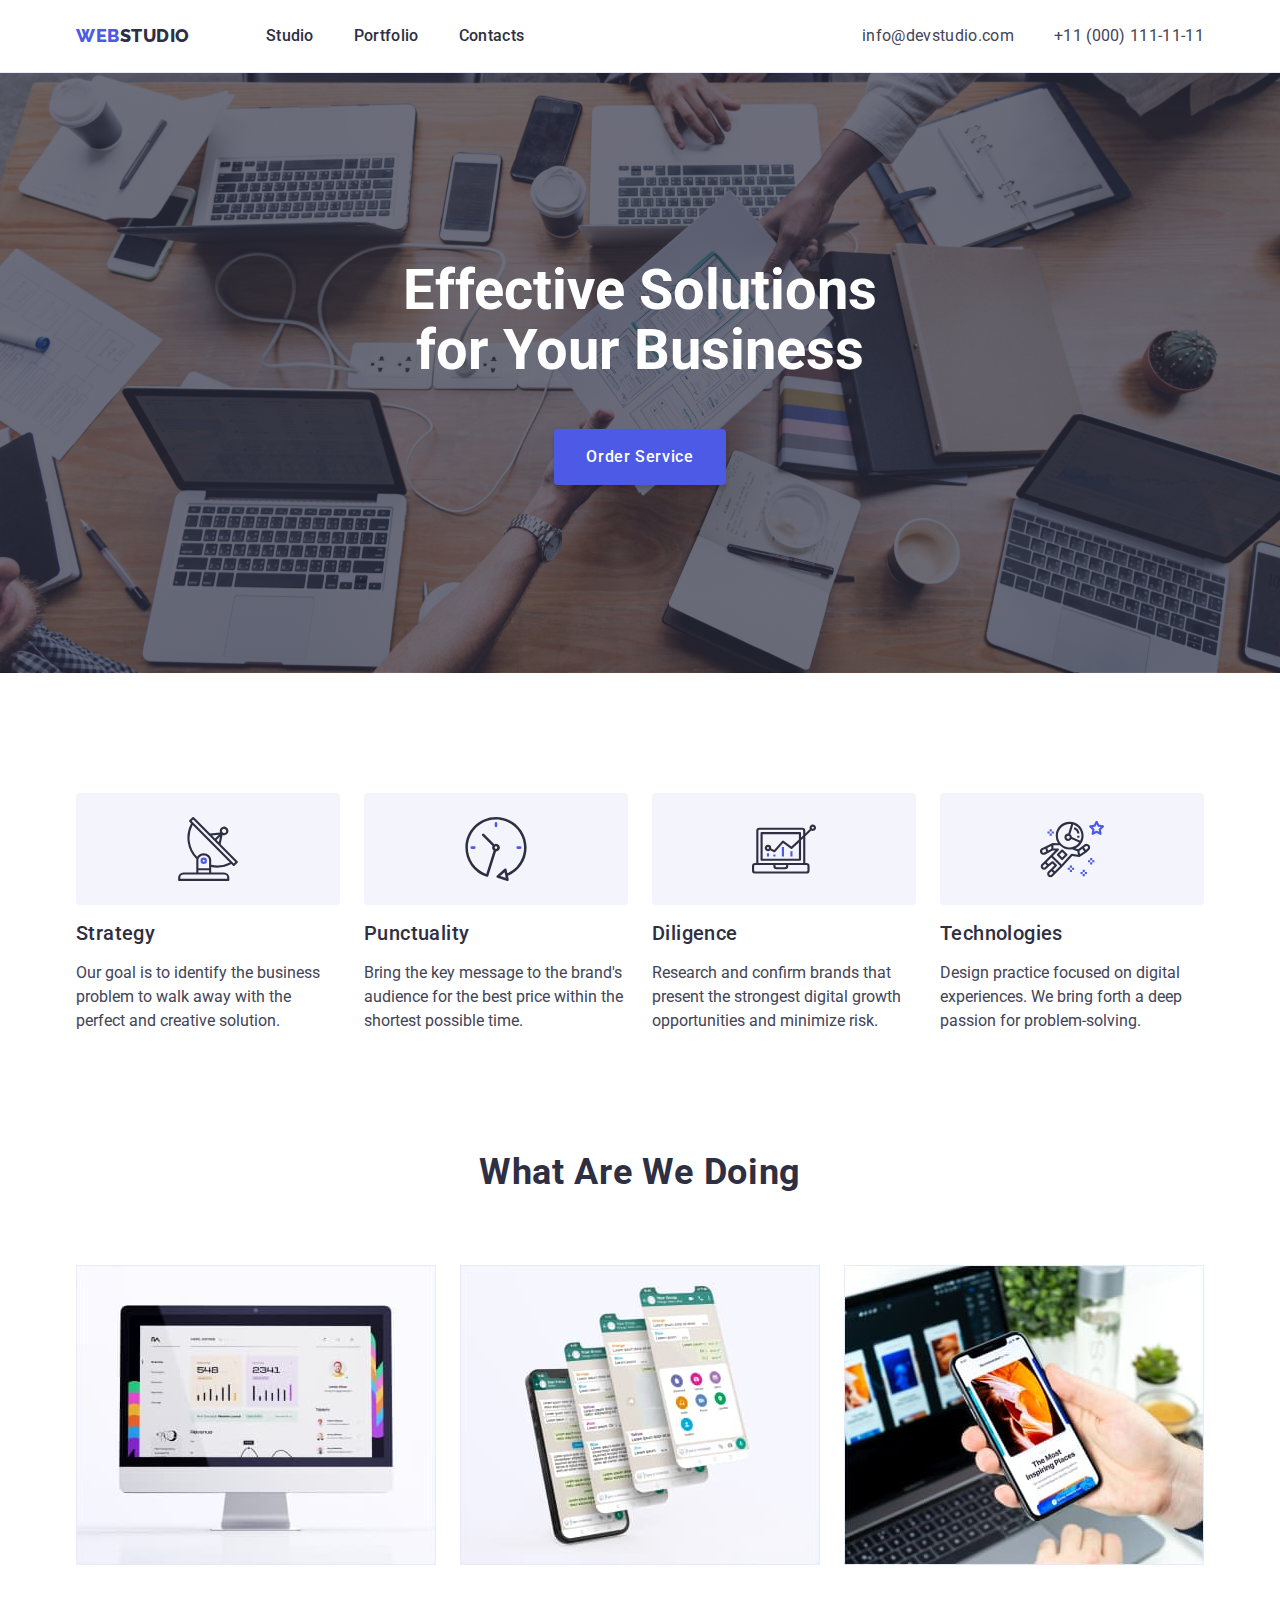
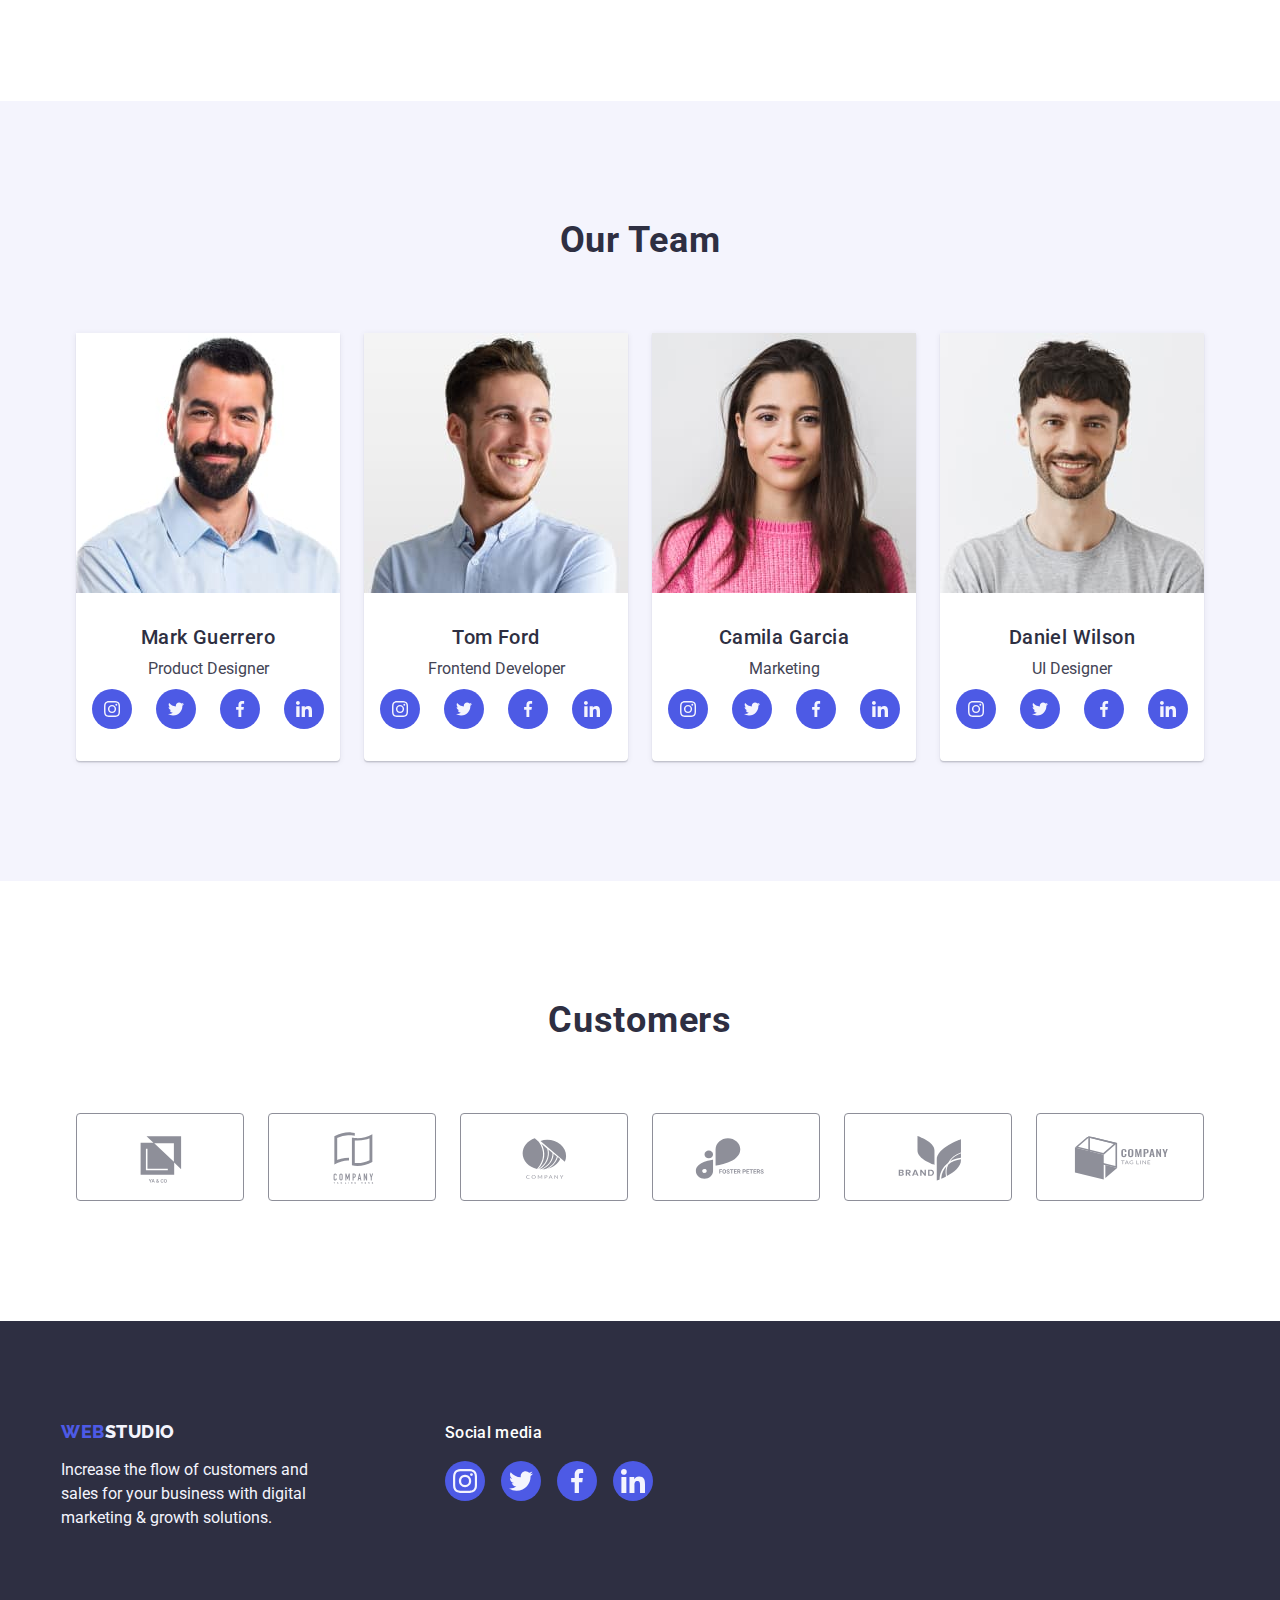
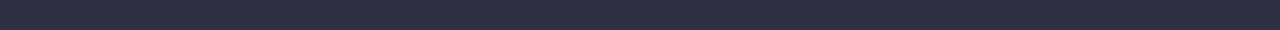
<file: index.html>
<!DOCTYPE html>
<html lang="en">
<head>
    <meta charset="UTF-8">
    <meta name="viewport" content="width=device-width, initial-scale=1.0">
    <title>WebStudio</title>
    <link rel="stylesheet" href="https://cdnjs.cloudflare.com/ajax/libs/modern-normalize/2.0.0/modern-normalize.min.css">
    <link rel="stylesheet" href="./css/styles.css">
    <link rel="preconnect" href="https://fonts.googleapis.com">
    <link rel="preconnect" href="https://fonts.gstatic.com" crossorigin>
    <link href="https://fonts.googleapis.com/css2?family=Raleway:wght@800&family=Roboto:wght@400;500;700;900&display=swap" rel="stylesheet">
</head>
<body>
    <header class="header">
        <div class="container header-flex">
        <nav class="header-nav">
            <a href="./index.html" class="logo link">Web<span class="logo-span">Studio</span></a>
                <ul class="header-list list">
                <li><a class="header-list-nav link" href="./index.html">Studio</a></li>
                <li><a class="header-list-nav link" href="./portfolio.html">Portfolio</a></li>
                <li><a class="header-list-nav link" href="">Contacts</a></li>
            </ul>
        </nav>
        <address class="address">
            <ul class="address-main list">
                <li><a class="address-list link" href="mailto:info@devstudio.com">info@devstudio.com</a></li>
                <li><a class="address-list link" href="tel:+110001111111"> +11 (000) 111-11-11</a></li>
            </ul>
        </address>
    </div>
    </header>
    <main>
        <section class="first-section">
            <div class="container">
            <h1 class="first-section-text" >Effective Solutions for Your Business</h1>
            <button class="first-section-button" type="button">Order Service</button>
        </div>
        </section>
        <section class="section">
            <div class="container">
            <h2 class="visually-hidden">values</h2>
            <ul class="list value-list">
                <li class="value-list-nav">
                    <div class="value-list-icon">
                        <svg width="64" height="64">
                            <use href="./images/icons.svg#icon-antenna"></use>
                        </svg>
                    </div>
                    <h3 class="names">Strategy</h3>
                    <p class="text">
                        Our goal is to identify the business problem to walk away with the perfect and creative solution.
                    </p>
                </li>
                <li class="value-list-nav">
                    <div class="value-list-icon">
                        <svg width="64" height="64">
                            <use href="./images/icons.svg#icon-clock"></use>
                        </svg>
                    </div>
                    <h3 class="names">Punctuality</h3>
                    <p class="text">
                        Bring the key message to the brand's audience for the best price within the shortest possible time.
                    </p>
                </li>
                <li class="value-list-nav">
                    <div class="value-list-icon">
                        <svg width="64" height="64">
                            <use href="./images/icons.svg#icon-diagram"></use>
                        </svg>
                    </div>
                    <h3 class="names">Diligence</h3>
                    <p class="text">
                        Research and confirm brands that present the strongest digital growth opportunities and minimize risk.
                    </p>
                </li>
                <li class="value-list-nav">
                    <div class="value-list-icon">
                        <svg width="64" height="64">
                            <use href="./images/icons.svg#icon-astronaut"></use>
                        </svg>
                    </div>
                    <h3 class="names">Technologies</h3>
                    <p class="text">
                        Design practice focused on digital experiences. We bring forth a deep passion for problem-solving.
                    </p>
                </li>
            </ul>
        </div>
        </section>
        <section class="section section-three">
            <div class="container">
            <h2 class="section-rubric">What are we doing</h2>
            <ul class="list pics-list">
                <li class="pisc-list-nav"><img src="./images/imac.jpg" alt="image of imac" width="360" height="300"></li>
                <li class="pisc-list-nav"><img src="./images/application.jpg" alt="image of application on a phone" width="360" height="300"></li>
                <li class="pisc-list-nav"><img src="./images/phone.jpg" alt="image of a iphone and latop" width="360" height="300"></li>
            </ul>
        </div>
    </section>
        <section class="section section-four">
            <div class="container">
            <h2 class="team-rubric">Our Team</h2>
            <ul class="list team-list">
                <li class="team-members">
                    <img src="./images/mark.jpg" alt="portrait of Mark Guerrero" width="264" height="260">
                    <div class="team-text-wrap">
                    <h3 class="names">Mark Guerrero</h3>
                    <p class="text">Product Designer</p>
                    <ul class="social-media-icons-list list">
                        <li class="icon-list">
                            <a class="social-media-link" href="">
                                <svg class="icon" width="16" height="16">
                                    <use href="./images/icons.svg#icon-instagram"></use>
                                </svg>
                            </a>
                        </li>
                        <li class="icon-list">
                            <a class="social-media-link" href="">
                                <svg class="icon" width="16" height="16">
                                    <use href="./images/icons.svg#icon-twitter"></use>
                                </svg>
                            </a>
                        </li>
                        <li class="icon-list">
                            <a class="social-media-link" href="">
                                <svg class="icon" width="16" height="16">
                                    <use href="./images/icons.svg#icon-facebook"></use>
                                </svg>
                            </a>
                        </li>
                        <li class="icon-list">
                            <a class="social-media-link" href="">
                                <svg class="icon" width="16" height="16">
                                    <use href="./images/icons.svg#icon-linkedin"></use>
                                </svg>
                            </a>
                        </li>
                    </ul>
                </div>
            </li>
            <li class="team-members">
                <img src="./images/tom.jpg" alt="portrait of Tom Ford" width="264" height="260">
                <div class="team-text-wrap">
                    <h3 class="names">Tom Ford</h3>
                    <p class="text">Frontend Developer</p>
                    <ul class="social-media-icons-list list">
                        <li class="icon-list">
                            <a class="social-media-link" href="">
                                <svg class="icon" width="16" height="16">
                                    <use href="./images/icons.svg#icon-instagram"></use>
                                </svg>
                            </a>
                        </li>
                        <li class="icon-list">
                            <a class="social-media-link" href="">
                                <svg class="icon" width="16" height="16">
                                    <use href="./images/icons.svg#icon-twitter"></use>
                                </svg>
                            </a>
                        </li>
                        <li class="icon-list">
                            <a class="social-media-link" href="">
                                <svg class="icon" width="16" height="16">
                                    <use href="./images/icons.svg#icon-facebook"></use>
                                </svg>
                            </a>
                        </li>
                        <li class="icon-list">
                            <a class="social-media-link" href="">
                                <svg class="icon" width="16" height="16">
                                    <use href="./images/icons.svg#icon-linkedin"></use>
                                </svg>
                            </a>
                        </li>
                    </ul>
                </div>
            </li>
            <li class="team-members">
                <img src="./images/camilla.jpg" alt="portrait of Camila Garcia" width="264" height="260">
                <div class="team-text-wrap">
                <h3 class="names">Camila Garcia</h3>
                <p class="text">Marketing</p>
                <ul class="social-media-icons-list list">
                    <li class="icon-list">
                        <a class="social-media-link" href="">
                            <svg class="icon" width="16" height="16">
                                <use href="./images/icons.svg#icon-instagram"></use>
                            </svg>
                        </a>
                    </li>
                    <li class="icon-list">
                        <a class="social-media-link" href="">
                            <svg class="icon" width="16" height="16">
                                <use href="./images/icons.svg#icon-twitter"></use>
                            </svg>
                        </a>
                    </li>
                    <li class="icon-list">
                        <a class="social-media-link" href="">
                            <svg class="icon" width="16" height="16">
                                <use href="./images/icons.svg#icon-facebook"></use>
                            </svg>
                        </a>
                    </li>
                    <li class="icon-list">
                        <a class="social-media-link" href="">
                            <svg class="icon" width="16" height="16">
                                <use href="./images/icons.svg#icon-linkedin"></use>
                            </svg>
                        </a>
                    </li>
                </ul>
            </div>
        </li>
            <li class="team-members">
                <img src="./images/daniel.jpg" alt="portrait of Daniel Wilson" width="264" height="260">
                <div class="team-text-wrap">
                <h3 class="names">Daniel Wilson</h3>
                <p class="text">UI Designer</p> 
                <ul class="social-media-icons-list list">
                    <li class="icon-list">
                        <a class="social-media-link" href="">
                            <svg class="icon" width="16" height="16">
                                <use href="./images/icons.svg#icon-instagram"></use>
                            </svg>
                        </a>
                    </li>
                    <li class="icon-list">
                        <a class="social-media-link" href="">
                            <svg class="icon" width="16" height="16">
                                <use href="./images/icons.svg#icon-twitter"></use>
                            </svg>
                        </a>
                    </li>
                    <li class="icon-list">
                        <a class="social-media-link" href="">
                            <svg class="icon" width="16" height="16">
                                <use href="./images/icons.svg#icon-facebook"></use>
                            </svg>
                        </a>
                    </li>
                    <li class="icon-list">
                        <a class="social-media-link" href="">
                            <svg class="icon" width="16" height="16">
                                <use href="./images/icons.svg#icon-linkedin"></use>
                            </svg>
                        </a>
                    </li>
                </ul> 
            </div>
            </li>
            </ul>
            </div>
        </section>
        <section class="customer-section section">
            <div class="container">
            <h2 class="section-rubric">Customers</h2>
            <ul class="customer-list list">
                <li class="customer-list-nav">
                    <a class="customer-icons" href="">
                    <svg class="icons-nav" width="104" height="56">
                        <use href="./images/icons.svg#icon-logo"></use>
                    </svg>
                </a>
                </li>
                <li class="customer-list-nav">
                    <a class="customer-icons" href="">
                    <svg class="icons-nav" width="104" height="56">
                        <use href="./images/icons.svg#icon-logotwo"></use>
                    </svg>
                </a>
                </li>
                <li class="customer-list-nav">
                    <a class="customer-icons" href="">
                    <svg class="icons-nav" width="104" height="56">
                        <use href="./images/icons.svg#icon-logothree"></use>
                    </svg>
                </a>
                </li>
                <li class="customer-list-nav">
                    <a class="customer-icons" href="">
                    <svg class="icons-nav" width="104" height="56">
                        <use href="./images/icons.svg#icon-logofour"></use>
                    </svg>
                </a>
                </li>
                <li class="customer-list-nav">
                    <a class="customer-icons" href="">
                    <svg class="icons-nav" width="104" height="56">
                        <use href="./images/icons.svg#icon-logofive"></use>
                    </svg>
                </a>
                </li>
                <li class="customer-list-nav">
                    <a class="customer-icons" href="">
                    <svg class="icons-nav" width="104" height="56">
                        <use href="./images/icons.svg#icon-logosix"></use>
                    </svg>
                </a>
                </li>
            </ul>
            </div>
        </section>
    </main>
    <footer class="footer">
        <div class="container footer-main-div">
            <div class="footer-div">
        <a href="./index.html" class="logo-web link">Web<span class="logo-footer">Studio</span></a>
        <p class="footer-text">Increase the flow of customers and sales for your business with digital marketing & growth solutions.</p>
    </div>
    <div class="social-div-footer">
        <p class="footer-rubric">Social media</p>
        <ul class="social-media-footer list">
            <li class="icon-list">
                <a class="social-media-link" href="">
        <svg class="icon" width="24" height="24">
            <use href="./images/icons.svg#icon-instagram"></use>
        </svg>
    </a>
    </li>
    <li class="icon-list">
        <a class="social-media-link" href="">
        <svg class="icon" width="24" height="24">
            <use href="./images/icons.svg#icon-twitter"></use>
        </svg>
    </a>
    </li>
    <li class="icon-list">
        <a class="social-media-link" href="">
        <svg class="icon" width="24" height="24">
            <use href="./images/icons.svg#icon-facebook"></use>
        </svg>
    </a>
    </li>
    <li class="icon-list">
        <a class="social-media-link" href="">
        <svg class="icon" width="24" height="24">
            <use href="./images/icons.svg#icon-linkedin"></use>
        </svg>
    </a>
    </li>
    </ul>
    </div>
</div>
    </footer>
</body>
</html>
</file>
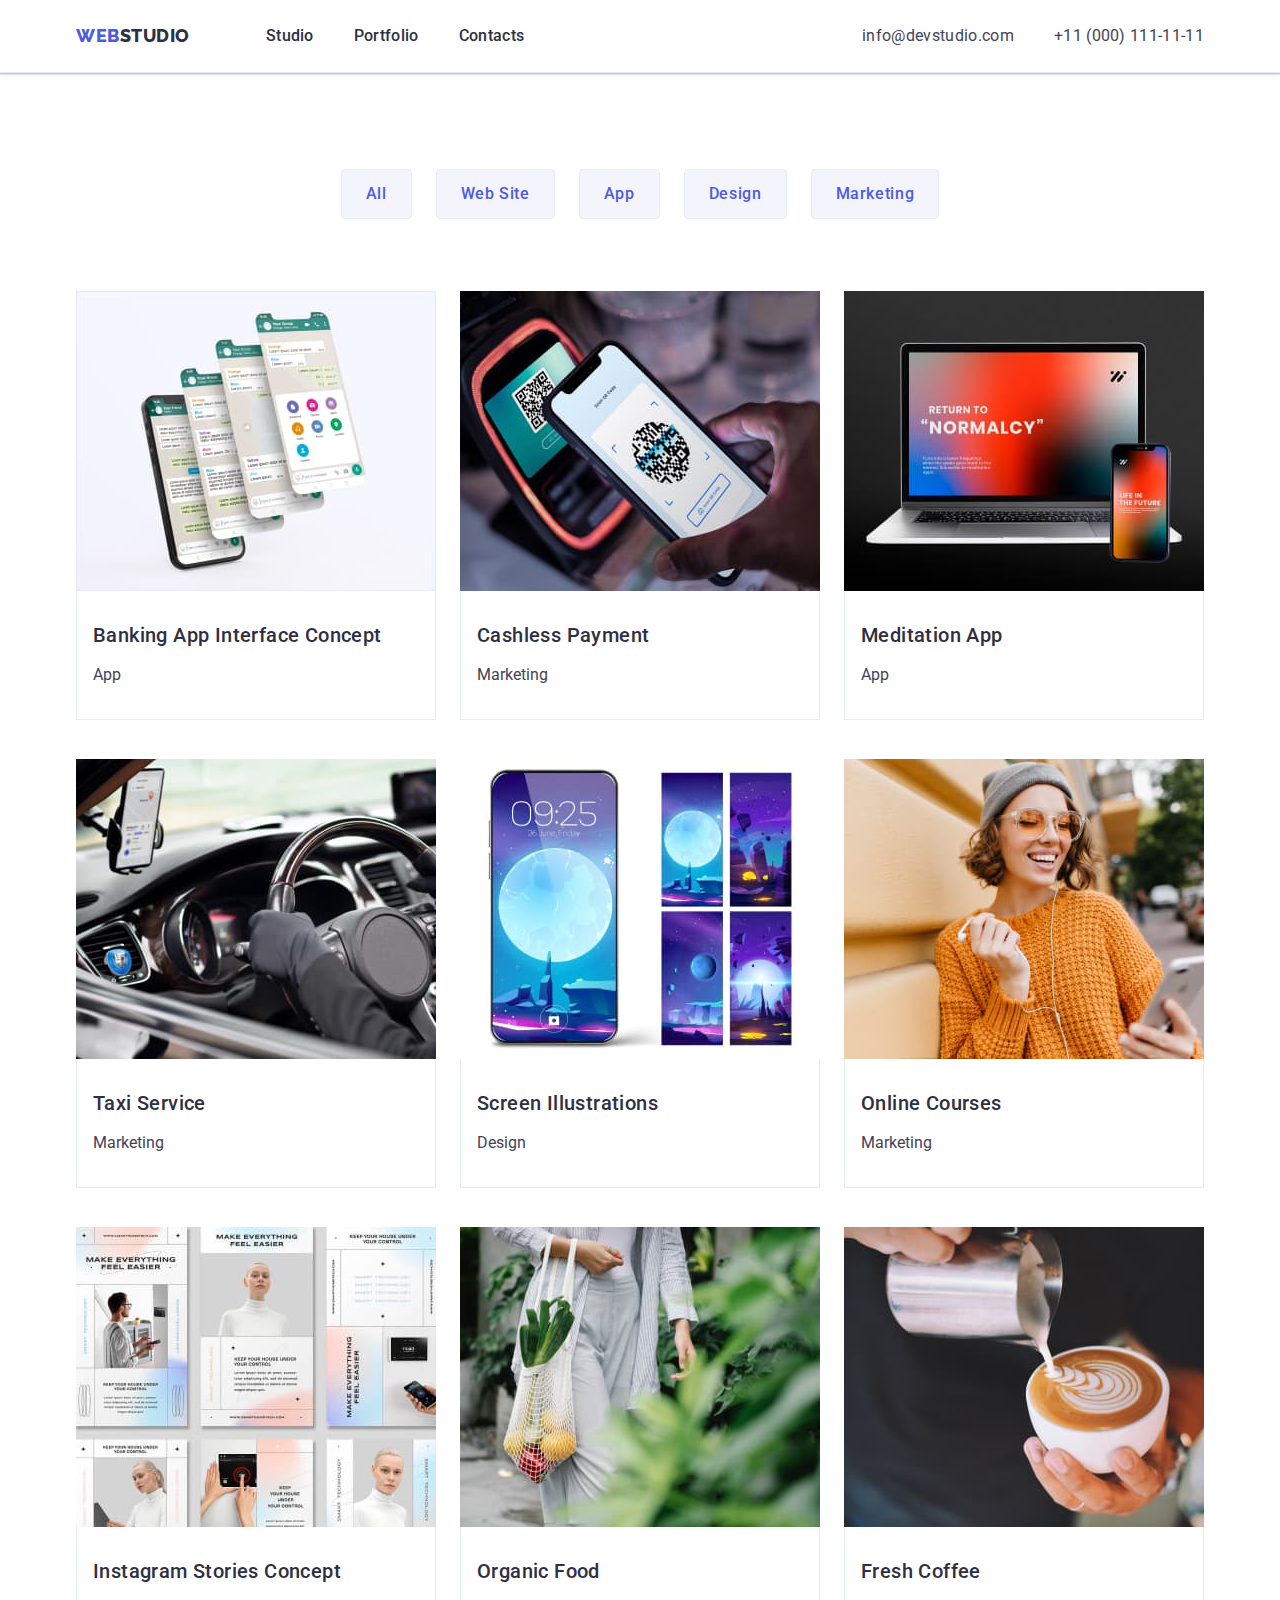
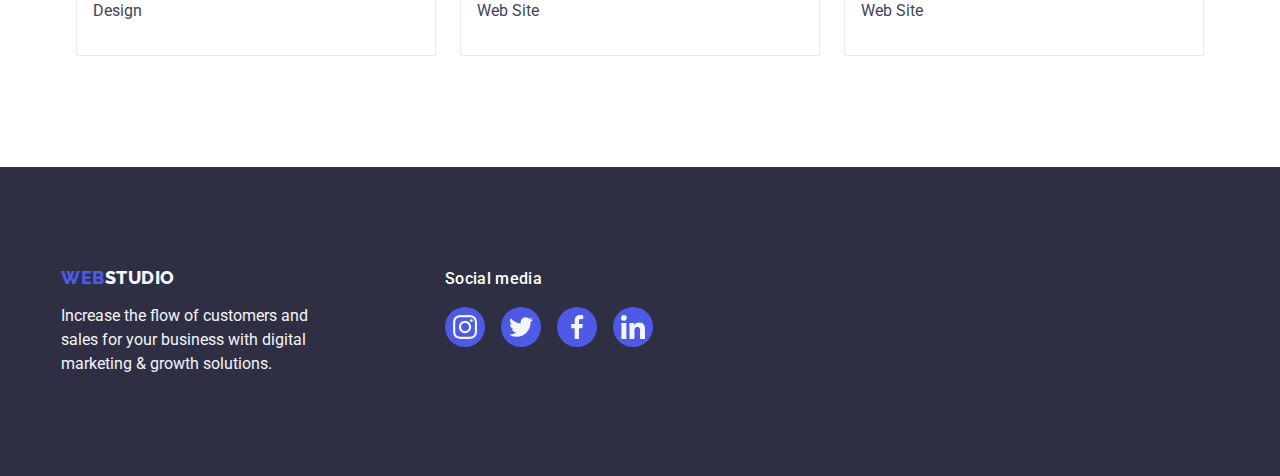
<file: portfolio.html>
<!DOCTYPE html>
<html lang="en">
<head>
    <meta charset="UTF-8">
    <meta name="viewport" content="width=device-width, initial-scale=1.0">
    <title>WebStudio</title>
    <link rel="stylesheet" href="https://cdnjs.cloudflare.com/ajax/libs/modern-normalize/2.0.0/modern-normalize.min.css">
    <link rel="stylesheet" href="./css/styles.css">
    <link rel="preconnect" href="https://fonts.googleapis.com">
    <link rel="preconnect" href="https://fonts.gstatic.com" crossorigin>
    <link href="https://fonts.googleapis.com/css2?family=Raleway:wght@800&family=Roboto:wght@400;500;700;900&display=swap" rel="stylesheet">
</head>
<body>
    <header class="header">
        <div class="container header-flex">
        <nav class="header-nav">
            <a href="./index.html" class="logo link">Web<span class="logo-span">Studio</span></a>
                <ul class="header-list list">
                <li><a class="header-list-nav link" href="./index.html">Studio</a></li>
                <li><a class="header-list-nav link" href="./portfolio.html">Portfolio</a></li>
                <li><a class="header-list-nav link" href="">Contacts</a></li>
            </ul>
        </nav>
        <address class="address">
            <ul class="address-main list">
                <li><a class="address-list link" href="mailto:info@devstudio.com">info@devstudio.com</a></li>
                <li><a class="address-list link" href="tel:+110001111111"> +11 (000) 111-11-11</a></li>
            </ul>
        </address>
    </div>
    </header>
    <main>
        <section class="portfolio-section">
        <div class="container">
            <h1 class="visually-hidden">Portfolio</h1>
            <ul class="list portfolio-button">
                <li><button type="button" class="button-list">All</button></li>
                <li><button type="button" class="button-list">Web Site</button></li>
                <li><button type="button" class="button-list">App</button></li>               
                <li><button type="button" class="button-list">Design</button></li>
                <li><button type="button" class="button-list">Marketing</button></li>
            </ul>
        <ul class="portfolio-picture-list list">
            <li class="portfolio-picture">
                <a href="" class="link portfolio-link">
                <img src="./images/application.jpg" alt="banking app" width="360" height="300">
                <div class="portfolio-text-wrap">
                    <h2 class="names">Banking App Interface Concept</h2>
                    <p class="text">App</p>
                </div>
            </a>
            </li>
            <li class="portfolio-picture">
                <a href="" class="link portfolio-link">
                <img src="./images/cashlesspayment.jpg" alt="Phone paying" width="360" height="300">
                <div class="portfolio-text-wrap">
                    <h2 class="names">Cashless Payment</h2>
                    <p class="text">Marketing</p>
                </div>
            </a>
            </li>
            <li class="portfolio-picture">
                <a href="" class="link portfolio-link">
                <img src="./images/meditationapp.jpg" alt="Picture of macbook and iphone" width="360" height="300">
                <div class="portfolio-text-wrap">
                <h2 class="names">Meditation App</h2>
                <p class="text">App</p>
                </div>
            </a>
            </li>
            <li class="portfolio-picture">
                <a href="" class="link portfolio-link">
                <img src="./images/taxiservice.jpg" alt="Picture of a steering wheel and a phone in a car" width="360" height="300">
                <div class="portfolio-text-wrap">
                <h2 class="names">Taxi Service</h2>
                <p class="text">Marketing</p>
            </div>
            </a> 
            </li>
            <li class="portfolio-picture">
                <a href="" class="link portfolio-link">
                <img src="./images/screenillustration.jpg" alt="Iphone and four difftent designs for screen background" width="360" height="300">
                <div class="portfolio-text-wrap">
                <h2 class="names">Screen Illustrations</h2>
                <p class="text">Design</p>
            </div>
            </a>
            </li>
            <li class="portfolio-picture">
                <a href="" class="link portfolio-link">
                <img src="./images/onlinecourses.jpg" alt="Woman with a Phone" width="360" height="300">
                <div class="portfolio-text-wrap">
                <h2 class="names">Online Courses</h2>
                <p class="text">Marketing</p>
            </div>
            </a>
            </li>
            <li class="portfolio-picture">
                <a href="" class="link portfolio-link">
                <img src="./images/instagramstories.jpg" alt="Design of instagramstory concpet" width="360" height="300">
                <div class="portfolio-text-wrap">
                <h2 class="names">Instagram Stories Concept</h2>
                <p class="text">Design</p>
            </div>
            </a>
            </li>
            <li class="portfolio-picture">
                <a href="" class="link portfolio-link">
                <img src="./images/organicfood.jpg" alt="Organic Food in a bag" width="360" height="300">
                <div class="portfolio-text-wrap">
                <h2 class="names">Organic Food</h2>
                <p class="text">Web Site</p>
            </div>
            </a>
            </li>
            <li class="portfolio-picture">
                <a href="" class="link portfolio-link">
                <img src="./images/freshcoffee.jpg" alt="Fresh Coffee" width="360" height="300">
                <div class="portfolio-text-wrap">
                <h2 class="names">Fresh Coffee</h2>
                <p class="text">Web Site</p>
                </div>
            </a>
            </li>
        </ul>
    </div>
        </section>
    </main>
    <footer class="footer">
        <div class="container footer-main-div">
            <div class="footer-div">
        <a href="./index.html" class="logo-web link">Web<span class="logo-footer">Studio</span></a>
        <p class="footer-text">Increase the flow of customers and sales for your business with digital marketing & growth solutions.</p>
    </div>
    <div class="social-div-footer">
        <p class="footer-rubric">Social media</p>
        <ul class="social-media-footer list">
            <li class="icon-list">
                <a class="social-media-link" href="">
        <svg class="icon" width="24" height="24">
            <use href="./images/icons.svg#icon-instagram"></use>
        </svg>
    </a>
    </li>
    <li class="icon-list">
        <a class="social-media-link" href="">
        <svg class="icon" width="24" height="24">
            <use href="./images/icons.svg#icon-twitter"></use>
        </svg>
    </a>
    </li>
    <li class="icon-list">
        <a class="social-media-link" href="">
        <svg class="icon" width="24" height="24">
            <use href="./images/icons.svg#icon-facebook"></use>
        </svg>
    </a>
    </li>
    <li class="icon-list">
        <a class="social-media-link" href="">
        <svg class="icon" width="24" height="24">
            <use href="./images/icons.svg#icon-linkedin"></use>
        </svg>
    </a>
    </li>
    </ul>
    </div>
</div>
    </footer>
</body>
</html>
</file>
<file: css/styles.css>
:root{
   --primary-brand-color: #4D5AE5;
   --pressed-state-color: #404BBF;
   --dark-color: #2E2F42;
   --success-color: #31D0AA;
   --text-color: #434455;
   --subtle-text: #8E8F99;
   --accent-color: #E7E9FC;
   --light-color: #F4F4FD;
   --white-background: #FFFFFF;
   --modal-background: #FCFCFC;
}

*, *::before, *::after {
   box-sizing: border-box;
}

h1,
h2,
h3,
h4,
h5,
h6,
p {
  margin: 0;
}

img{
   display: block;
   max-width: 100%;
   height: auto;
}

body{
   font-family: 'Roboto', sans-serif;
   color: var(--text-color);
   background-color: var(--white-background);
}

/* Header, logo, address */

.logo{
   font-family: Raleway, sans-serif;
   font-size: 18px;
   font-weight: 800;
   line-height: 1.17em;
   letter-spacing: 0.03em;
   text-transform: uppercase;
   color: var(--primary-brand-color);
   margin-right: 76px;
}

.logo-span{
   color: var(--dark-color);
}

.header-list{
   color: var(--dark-color);
   font-family: Roboto;
   font-size: 16px;
   font-weight: 500;
   line-height: 1.5;
   letter-spacing: 0.02em; 
   display: flex;
   align-items: flex-start;
   gap: 40px;
   padding: 0; 
}

.header-nav{
   display: flex;
   align-items: center;
}

.header-list-nav{
   color: var(--dark-color);
   padding: 24px 0;
}

.list{
   list-style: none;
}

.link{
   text-decoration: none;
}

.header-list-nav:hover{
   color: var(--pressed-state-color);
}
.header-list-nav:focus{
   color: var(--pressed-state-color);
}

.address{
   font-style: normal;
   font-size: 16px;
   font-weight: 400;
   line-height: 1.5;
   letter-spacing: 0.02em;
   margin-left: auto;
}

.address-main{
   display: flex;
   gap: 40px;
   padding: 24px 0;
   margin: 0;
}

.address-list{
   color: var(--text-color);
}

.address-list:hover{
   color: var(--pressed-state-color);
}

.address-list:focus{
   color: var(--pressed-state-color);
}

/* first section */

.first-section{
   background-color: var(--dark-color);
   max-width: 1440px;
   padding: 188px 0;
   margin: 0 auto;
   background-image: linear-gradient(rgba(46, 47, 66, 0.7), rgba(46, 47, 66, 0.7)), url(../images/people-office.jpg);
   background-repeat: no-repeat;
   background-size: cover;
   background-position: center;
}


.first-section-text{
   color: var(--white-background);
   font-family: "Roboto", sans-serif;
   font-size: 56px;
   font-style: normal;
   font-weight: 700;
   line-height: 1.07;
   text-align: center;
   max-width: 496px;
   margin: 0 auto;
   padding: 0px 0px 48px 0px;
}

.first-section-button{
   background-color: var(--primary-brand-color);
   color: var(--white-background);
   font-family: "Roboto", sans-serif;
   font-size: 16px;
   font-style: normal;
   font-weight: 500;
   letter-spacing: 0.04em;
   line-height: 1.5;
   cursor: pointer;
   display: block;
   text-align: center;
   margin: auto;
   padding: 16px 32px;
   min-width: 169px;
   border: none;
   border-radius: 4px;
   box-shadow: 0px 4px 4px 0px rgba(0, 0, 0, 0.15);
}

.first-section-button:hover{
   background-color: var(--pressed-state-color);
}

.first-section-button:focus{
   background-color: var(--pressed-state-color);
}

/* second section */

.text{
   font-family: Roboto;
   font-size: 16px;
   font-style: normal;
   font-weight: 400;
   line-height: 1.5;
   color: var(--text-color);
}

/* section three */

.section-rubric{
   font-family: "Roboto", sans-serif;
   font-size: 36px;
   font-style: normal;
   font-weight: 700;
   text-align: center;
   line-height: 1.11;
   letter-spacing: 0.02em;
   text-transform: capitalize;
   color: var(--dark-color);
   margin-bottom: 72px;
}

/* section four/ team section */

.section-four{
   background-color: var(--light-color);
   display: flex;
}

.team-members{
   background-color: var(--white-background);
   text-align: center;
   border-radius: 0px 0px 4px 4px;
   box-shadow: 0px 2px 1px 0px rgba(46, 47, 66, 0.08), 0px 1px 1px 0px rgba(46, 47, 66, 0.16), 0px 1px 6px 0px rgba(46, 47, 66, 0.08);
   display: flex;
   flex-direction: column;
   width: calc((100% - 72px) / 4);
}

.team-rubric{
   font-family: Roboto;
   font-size: 36px;
   font-style: normal;
   font-weight: 700;
   text-align: center;
   line-height: 1.11;
   letter-spacing: 0.02em;
   text-transform: capitalize;
   color: var(--dark-color);
   margin-bottom: 72px;
}

.team-list{
   display: flex;
   flex-wrap: wrap;
   gap: 24px;
   padding: 0;
   margin: 0;
}

.team-text-wrap{ 
   padding: 32px 0px;
}
/* names in index.html, services text in portfolio and text in section 2 in index.html */

.names{
   font-family: Roboto;
   font-size: 20px;
   font-style: normal;
   font-weight: 500;
   line-height: 1.2;
   letter-spacing: 0.02em;
   color: var(--dark-color);
   margin-bottom: 8px;
}

/* footer */

.footer{
   background-color: var(--dark-color);
   padding: 100px 0;
}

.logo-footer{
   color: var(--light-color);
}

.footer-text{
   font-family: Roboto;
   font-size: 16px;
   font-style: normal;
   font-weight: 400;
   line-height: 1.5;
   color: var(--light-color);
   max-width: 264px;
}


.logo-web{
   font-family: Raleway, sans-serif;
   font-size: 18px;
   font-weight: 800;
   line-height: 1.17em;
   letter-spacing: 0.03em;
   text-transform: uppercase;
   color: var(--primary-brand-color); 
   display: inline-block;
   margin-bottom: 16px;
}

/* portfolio buttons */

.portfolio-button{ 
   display: flex;
   justify-content: center;
   gap: 24px;
   margin: 0 0 72px 0;
   padding: 0;
}

.button-list{ 
   font-family: "Roboto", sans-serif;
   font-size: 16px;
   font-style: normal;
   font-weight: 500;
   line-height: 1.5;
   letter-spacing: 0.04em;
   color: var(--primary-brand-color);
   text-align: center;
   background-color: var(--light-color);
   cursor: pointer;
   padding: 12px 24px;
   border-radius: 4px;
   border: 1px solid var(--accent-color);
}

.button-list:hover{
   color: var(--white-background);
   background-color: var(--pressed-state-color);
   border: 1px solid transparent;
   box-shadow: 0px 2px 2px 0px rgba(0, 0, 0, 0.12), 0px 2px 1px 0px rgba(0, 0, 0, 0.08), 0px 3px 1px 0px rgba(0, 0, 0, 0.10);
}

.button-list:focus{
   color: var(--white-background);
   background-color: var(--pressed-state-color);
   border: 1px solid transparent;
   box-shadow: 0px 2px 2px 0px rgba(0, 0, 0, 0.12), 0px 2px 1px 0px rgba(0, 0, 0, 0.08), 0px 3px 1px 0px rgba(0, 0, 0, 0.10);
}

.portfolio-picture-list{
   display: flex;
   flex-wrap: wrap;
   padding: 0;
   gap: 24px;
   margin: auto;
   row-gap: 48px;
}

.portfolio-picture{ 
   width: 360px;
   height: 420px;
   background: var(--white-background);
}

.portfolio-text-wrap{    
   display: flex;
   flex-direction: column;
   justify-content: center;
   align-items: flex-start;
   padding: 32px 16px;
   gap: 8px;
   align-self: stretch;
   border: 1px solid var(--accent-color);
   border-top: none; 
}

.portfolio-section{
   padding: 96px 0 120px 0;
}

.portfolio-link{
   display: block;
}

.portfolio-link:hover{
   box-shadow: 0px 2px 1px 0px rgba(46, 47, 66, 0.08), 0px 1px 1px 0px rgba(46, 47, 66, 0.16), 0px 1px 6px 0px rgba(46, 47, 66, 0.08);
}

.portfolio-link:focus{
   box-shadow: 0px 2px 1px 0px rgba(46, 47, 66, 0.08), 0px 1px 1px 0px rgba(46, 47, 66, 0.16), 0px 1px 6px 0px rgba(46, 47, 66, 0.08);
}

/* HW3 */
.header{
   border-bottom: 1px solid var(--accent-color);
   background: var(--white-background);
   box-shadow: 0px 1px 6px 0px rgba(46, 47, 66, 0.08), 0px 1px 1px 0px rgba(46, 47, 66, 0.16), 0px 2px 1px 0px rgba(46, 47, 66, 0.08);

}
.container{
   max-width: 1158px; 
   padding: 0 15px; 
   margin: 0 auto; 
}

.header-flex{
   display: flex;
   justify-content: flex-start;
   align-items: center;
}

.section{
   padding: 120px 0;
}

.visually-hidden {
   position: absolute;
   width: 1px;
   height: 1px;
   margin: -1px;
   border: 0;
   padding: 0;
   white-space: nowrap;
   clip-path: inset(100%);
   clip: rect(0 0 0 0);
   overflow: hidden;
 }

 .value-list{
   display: flex;
   padding: 0;
   margin: auto;
   justify-content: space-between;
   gap: 24px;
 }

 .value-list-nav{
   display: flex;
   width: calc((100% - 72px) / 4);
   flex-direction: column;
   align-items: flex-start;
   gap: 8px;
 }

 .section-three{
   padding-top: 0;
}

.pics-list{
   display: flex; 
   padding: 0;
   gap: 24px;
}

.pisc-list-nav{
   width: calc((100% - 48px) / 3);
}
/* HW4 */
.value-list-icon{ 
   width: 264px;
   height: 112px;
   flex-shrink: 0;
   border-radius: 4px;
   background: var(--light-color);
   display: flex;
   justify-content: center;
   align-items: center;
   margin-bottom: 8px;
}

.social-media-icons-list{ 
   display: flex;
   flex-direction: row;
   padding: 0;
   gap: 24px;
   justify-content: center;
   margin-top: 8px;
}

.icon{
   fill: var(--light-color);
}

.icon-list{
   width: 40px;
   height: 40px;
}

.social-media-link{   
   display: flex;
   align-items: center;
   justify-content: center;
   width: 100%;
   height: 100%;
   background-color: var(--primary-brand-color);
   border: none;
   border-radius: 50%;
   cursor: pointer;
}

.social-media-link:hover{
   background-color: var(--pressed-state-color);
}

.social-media-link:focus{
   background-color: var(--pressed-state-color);
}

.customer-section{
   display: flex;

}

.customer-list{
   display: flex;
   flex-direction: row;
   padding: 0;
   gap: 24px;
   justify-content: center;
   margin: 0;
}

.customer-list-nav{
   height: 88px;
   width: calc((100% - 120px) / 6); 
}

.customer-icons{ 
   display: flex;
   padding: 16px 32px;
   color: var(--subtle-text);
   border-radius: 4px;
   border: 1px solid var(--subtle-text);
   cursor: pointer;
   fill: currentColor;
   align-items: center;
   justify-content: center;
   width: 100%;
   height: 100%;
}

.icon-nav{
   fill: currentColor;
}

.customer-icons:hover{
   color: var(--pressed-state-color);
   border-color: var(--pressed-state-color);
}
.customer-icons:focus{
   color: var(--pressed-state-color);
   border-color: var(--pressed-state-color);
}


.footer-rubric{
   font-size: 16px;
   font-style: normal;
   font-weight: 500;
   letter-spacing: 0.02em;
   line-height:  1.5em;
   color: var(--white-background);
   margin-bottom: 16px;
}
.social-media-footer{ 
   display: flex;
   padding: 0;
   gap: 16px;
   margin: 0;
}

.footer-list{
   padding: 0;
   display: flex;
   gap: 269px;
   margin: 0;
   }

.footer-div{
   
   margin-right: 120px;
}

.social-div-footer{
   display: flex;
   flex-direction: column;
   }

.social-div-footer>.social-media-footer>.icon-list>.social-media-link:hover{
   background-color: #31D0AA;
}
.social-div-footer>.social-media-footer>.icon-list>.social-media-link:focus{
   background-color: #31D0AA;
}
.footer-main-div{
   display: flex;
   align-items: baseline; 
   padding: 0;
   margin: auto;
   
}
</file>
